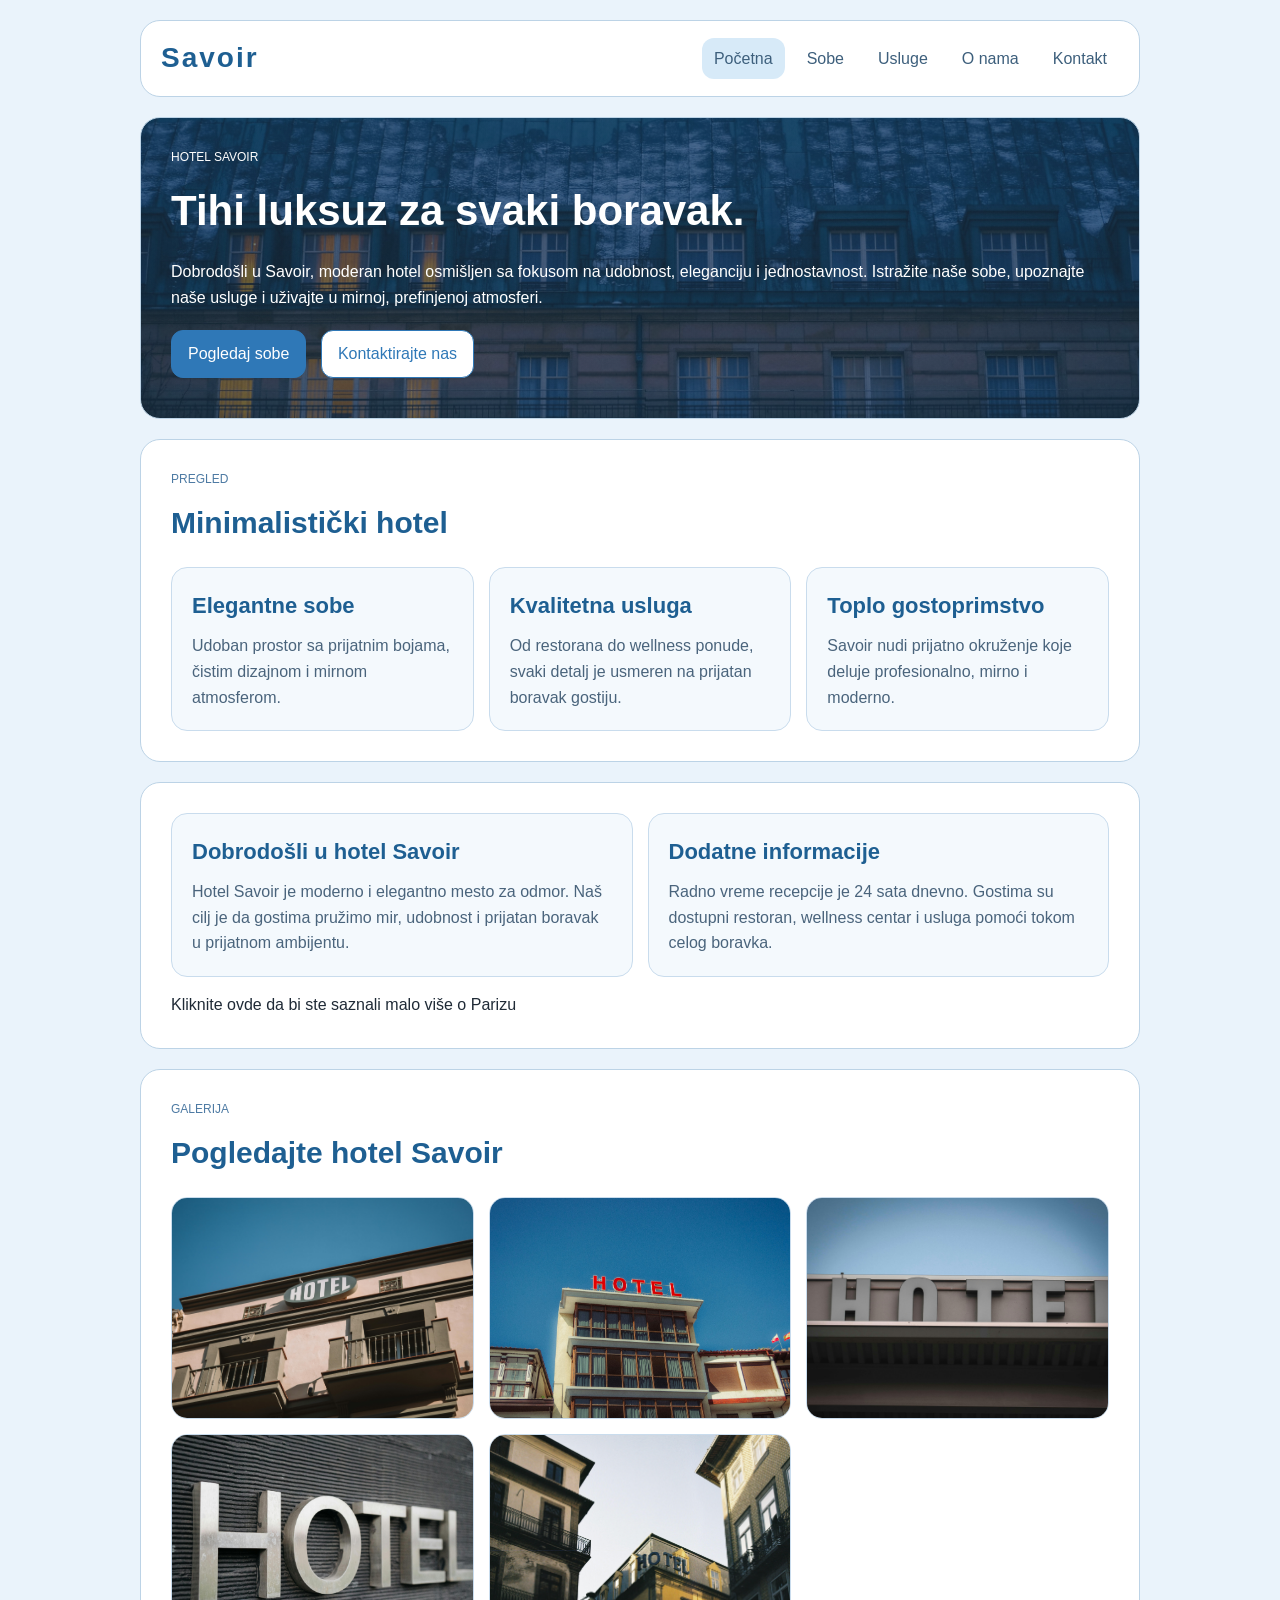
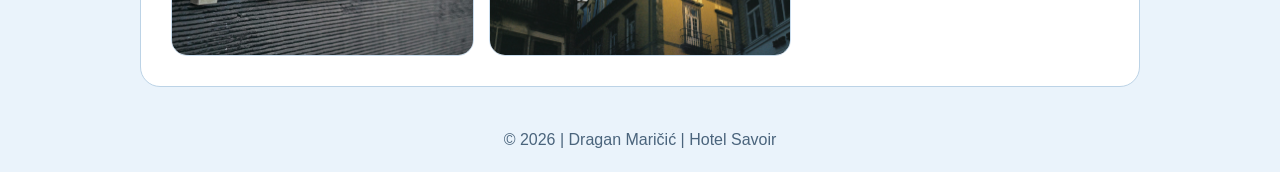
<file: index.html>
<!DOCTYPE html>
<html lang="sr">
<head>
<meta charset="UTF-8">
<meta name="viewport" content="width=device-width, initial-scale=1.0">
<title>Hotel Savoir</title>
<link rel="stylesheet" href="stil.css">
</head>
<body>
<header class="site-header">
<nav class="navbar">
<a class="logo">Savoir</a>
<ul class="nav-links">
<li><a href="index.html" class="active">Početna</a></li>
<li>
<details class="dropdown">
<summary>Sobe</summary>
<div class="dropdown-menu">
<a href="sobe.html">Sve sobe</a>
<a href="luksuzna-soba.html">Luksuzna soba</a>
<a href="deluks-soba.html">Deluks soba</a>
<a href="standardna-soba.html">Standardna soba</a>
</div>
</details>
</li>
<li><a href="usluge.html">Usluge</a></li>
<li><a href="o-nama.html">O nama</a></li>
<li><a href="kontakt.html">Kontakt</a></li>
</ul>
</nav>
</header>
<main class="page-shell">
<section class="hero-panel home-hero">
<p class="eyebrow">Hotel Savoir</p>
<h1>Tihi luksuz za svaki boravak.</h1>
<p class="lead">
Dobrodošli u Savoir, moderan hotel osmišljen sa fokusom na udobnost, eleganciju i jednostavnost. Istražite naše sobe, upoznajte naše usluge i uživajte u mirnoj, prefinjenoj atmosferi.
</p>
<div class="hero-actions">
<a href="sobe.html" class="button">Pogledaj sobe</a>
<a href="kontakt.html" class="button button-secondary">Kontaktirajte nas</a>
</div>
</section>
<section class="content-panel">
<div class="section-heading">
<p class="eyebrow">Pregled</p>
<h2>Minimalistički hotel</h2>
</div>
<div class="feature-grid">
<article class="feature-card">
<h3>Elegantne sobe</h3>
<p>Udoban prostor sa prijatnim bojama, čistim dizajnom i mirnom atmosferom.</p>
</article>
<article class="feature-card">
<h3>Kvalitetna usluga</h3>
<p>Od restorana do wellness ponude, svaki detalj je usmeren na prijatan boravak gostiju.</p>
</article>
<article class="feature-card">
<h3>Toplo gostoprimstvo</h3>
<p>Savoir nudi prijatno okruženje koje deluje profesionalno, mirno i moderno.</p>
</article>
</div>
</section>
<section class="split-panel">
<article class="contact-block">
<h3>Dobrodošli u hotel Savoir</h3>
<p>Hotel Savoir je moderno i elegantno mesto za odmor. Naš cilj je da gostima pružimo mir, udobnost i prijatan boravak u prijatnom ambijentu.</p>
</article>
<aside class="contact-block">
<h3>Dodatne informacije</h3>
<p>Radno vreme recepcije je 24 sata dnevno. Gostima su dostupni restoran, wellness centar i usluga pomoći tokom celog boravka.</p>
</aside>
<p>
<a href="https://sr.wikipedia.org/wiki/Pariz" target="_blank"> Kliknite ovde da bi ste saznali malo više o Parizu</a>
</p>
</section>
<section class="content-panel">
<div class="section-heading">
<p class="eyebrow">Galerija</p>
<h2>Pogledajte hotel Savoir</h2>
</div>
<div class="gallery-grid">
<div class="gallery-card tall">
<img src="pexels-joaquin-carfagna-3131171-16901228.jpg" alt="Spoljašnjost hotela">
</div>
<div class="gallery-card">
<img src="pexels-altamar-35479245.jpg" alt="Unutrašnjost hotelske sobe">
</div>
<div class="gallery-card">
<img src="pexels-francesco-ungaro-7380282.jpg" alt="Hotelski salon">
</div>
<div class="gallery-card">
<img src="pexels-markus-winkler-1430818-18524069.jpg" alt="Recepcija hotela">
</div>
<div class="gallery-card">
<img src="pexels-yuri-felix-673548416-18201279.jpg" alt="Restoran hotela">
</div>
</div>
</section>
</main>
<footer class="footer">
<p>&copy; 2026 | Dragan Maričić | Hotel Savoir</p>
</footer>
</body>
</html>
</file>
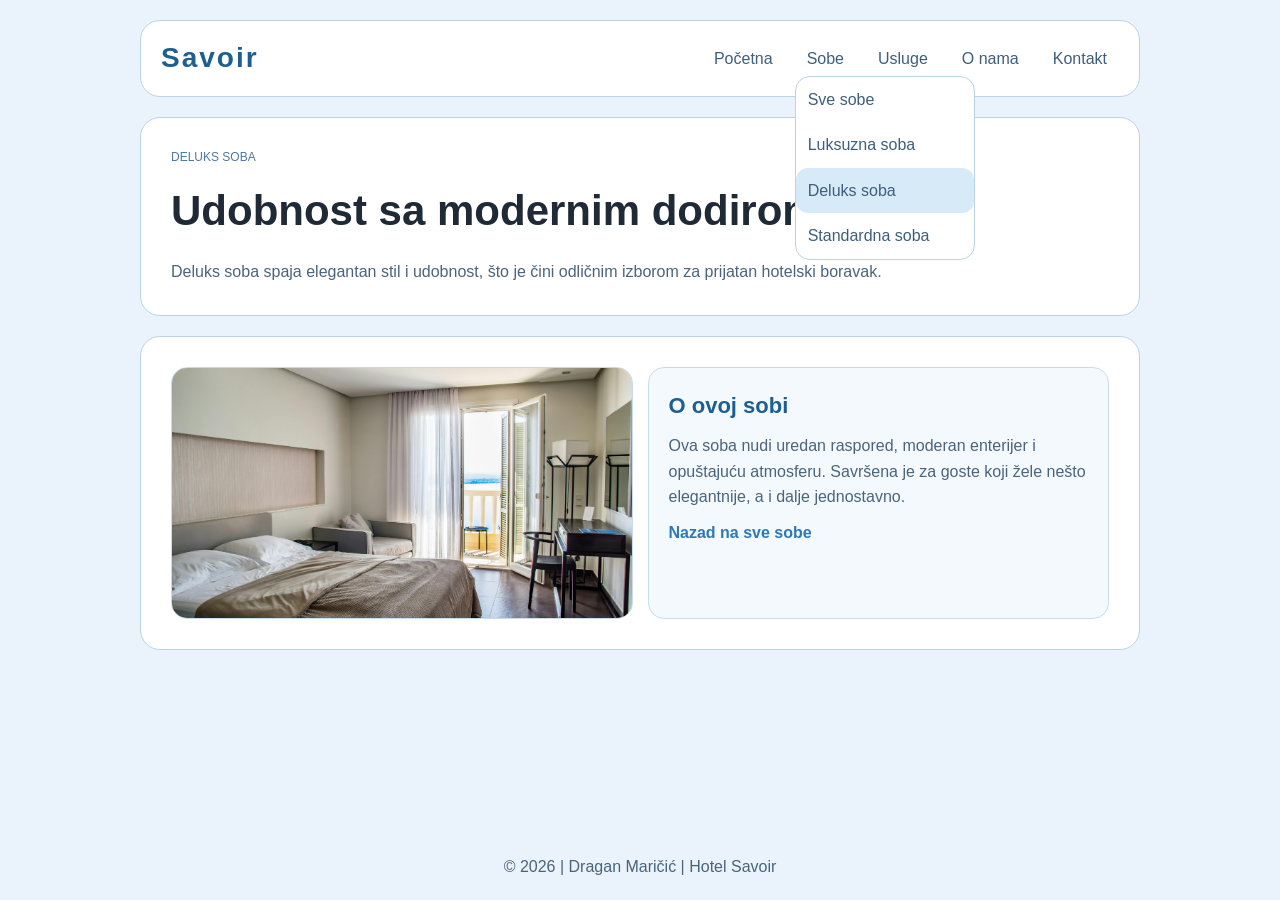
<file: deluks-soba.html>
<!DOCTYPE html>
<html lang="sr">
<head>
<meta charset="UTF-8">
<meta name="viewport" content="width=device-width, initial-scale=1.0">
<title>Deluks soba | Hotel Savoir</title>
<link rel="stylesheet" href="stil.css">
</head>
<body>
<header class="site-header">
<nav class="navbar">
<a href="index.html" class="logo">Savoir</a>
<ul class="nav-links">
<li><a href="index.html">Početna</a></li>
<li>
<details class="dropdown" open>
<summary>Sobe</summary>
<div class="dropdown-menu">
<a href="sobe.html">Sve sobe</a>
<a href="luksuzna-soba.html">Luksuzna soba</a>
<a href="deluks-soba.html" class="active">Deluks soba</a>
<a href="standardna-soba.html">Standardna soba</a>
</div>
</details>
</li>
<li><a href="usluge.html">Usluge</a></li>
<li><a href="o-nama.html">O nama</a></li>
<li><a href="kontakt.html">Kontakt</a></li>
</ul>
</nav>
</header>
<main class="page-shell">
<section class="hero-panel">
<p class="eyebrow">Deluks soba</p>
<h1>Udobnost sa modernim dodirom.</h1>
<p class="lead">Deluks soba spaja elegantan stil i udobnost, što je čini odličnim izborom za prijatan hotelski boravak.</p>
</section>
<section class="split-panel">
<div class="room-photo">
<img src="pexels-pixabay-210604.jpg" alt="Prikaz deluks sobe">
</div>
<div class="contact-block">
<h3>O ovoj sobi</h3>
<p>Ova soba nudi uredan raspored, moderan enterijer i opuštajuću atmosferu. Savršena je za goste koji žele nešto elegantnije, a i dalje jednostavno.</p>
<a href="sobe.html" class="page-link">Nazad na sve sobe</a>
</div>
</section>
</main>
<footer class="footer">
<p>&copy; 2026 | Dragan Maričić | Hotel Savoir</p>
</footer>
</body>
</html>
</file>
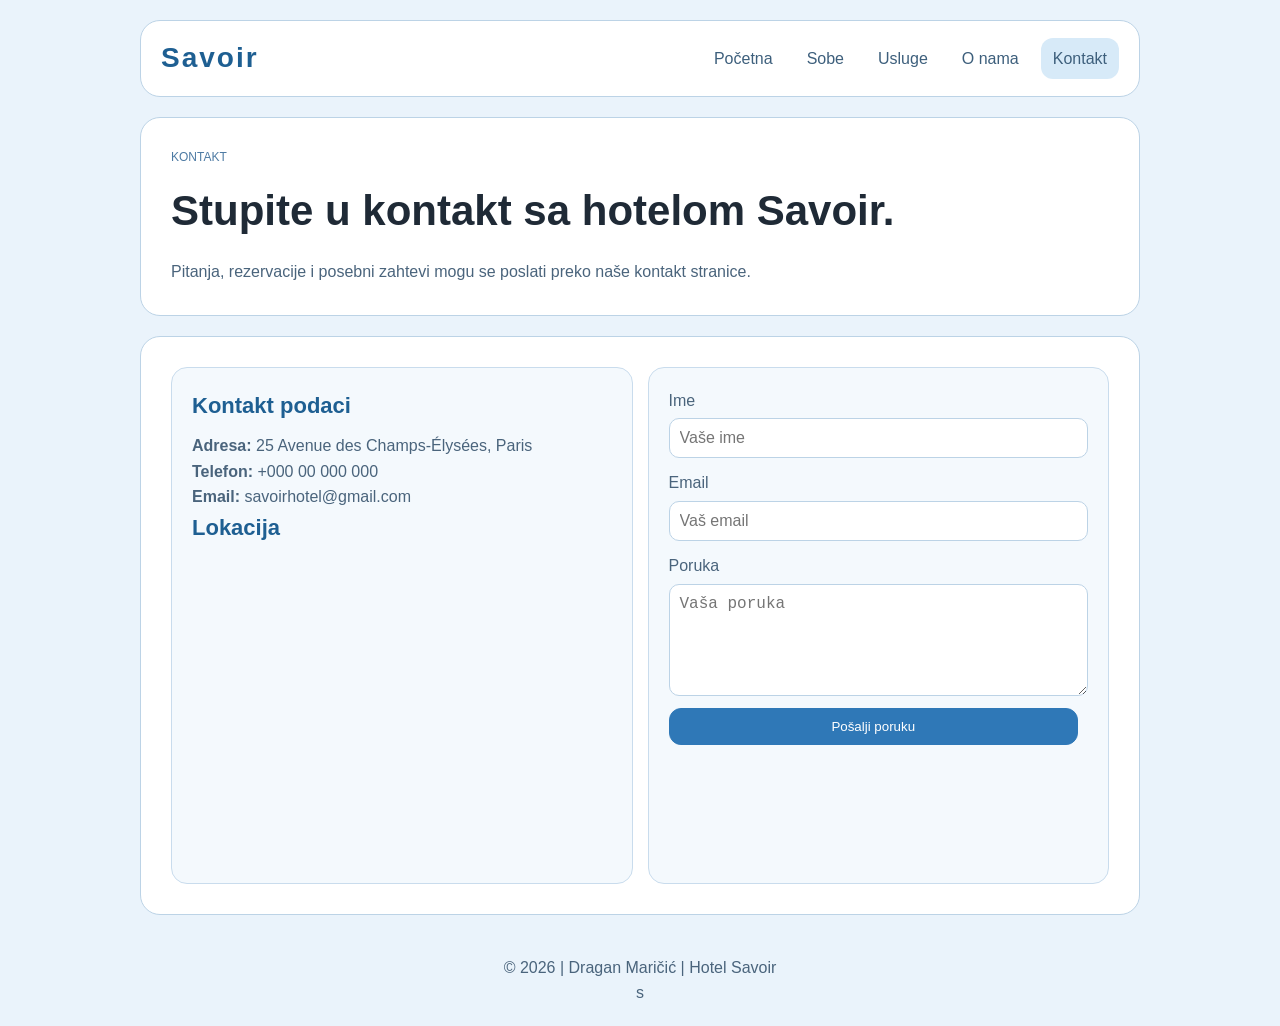
<file: kontakt.html>
<!DOCTYPE html>
<html lang="sr">
<head>
<meta charset="UTF-8">
<meta name="viewport" content="width=device-width, initial-scale=1.0">
<title>Kontakt | Hotel Savoir</title>
<link rel="stylesheet" href="stil.css">
</head>
<body>
<header class="site-header">
<nav class="navbar">
<a href="index.html" class="logo">Savoir</a>
<ul class="nav-links">
<li><a href="index.html">Početna</a></li>
<li>
<details class="dropdown">
<summary>Sobe</summary>
<div class="dropdown-menu">
<a href="sobe.html">Sve sobe</a>
<a href="luksuzna.html">Luksuzna soba</a>
<a href="deluks-soba.html">Deluks soba</a>
<a href="standardna-soba.html">Standardna soba</a>
</div>
</details>
</li>
<li><a href="usluge.html">Usluge</a></li>
<li><a href="o-nama.html">O nama</a></li>
<li><a href="kontakt.html" class="active">Kontakt</a></li>
</ul>
</nav>
</header>
<main class="page-shell">
<section class="hero-panel">
<p class="eyebrow">Kontakt</p>
<h1>Stupite u kontakt sa hotelom Savoir.</h1>
<p class="lead">Pitanja, rezervacije i posebni zahtevi mogu se poslati preko naše kontakt stranice.</p>
</section>
<section class="split-panel">
<div class="contact-block">
<h3>Kontakt podaci</h3>
<p><strong>Adresa:</strong> 25 Avenue des Champs-Élysées, Paris</p>
<p><strong>Telefon:</strong> +000 00 000 000</p>
<p><strong>Email:</strong> savoirhotel@gmail.com</p>
<h3>Lokacija</h3>
<iframe
src="https://www.google.com/maps?q=25+Avenue+des+Champs-Elysees+Paris&output=embed"
width="100%"
height="300"
style="border:0;"
allowfullscreen=""
loading="lazy">
</iframe>
</div>
<form class="contact-form">
<label for="name">Ime</label>
<input type="text" id="name" name="name" placeholder="Vaše ime">
<label for="email">Email</label>
<input type="email" id="email" name="email" placeholder="Vaš email">
<label for="message">Poruka</label>
<textarea id="message" name="message" rows="5" placeholder="Vaša poruka"></textarea>
<button type="submit" class="button">Pošalji poruku</button>
</form>
</section>
</main>
<footer class="footer">
<p>&copy; 2026 | Dragan Maričić | Hotel Savoir</p>
s</footer>
</body>
</html>
</file>
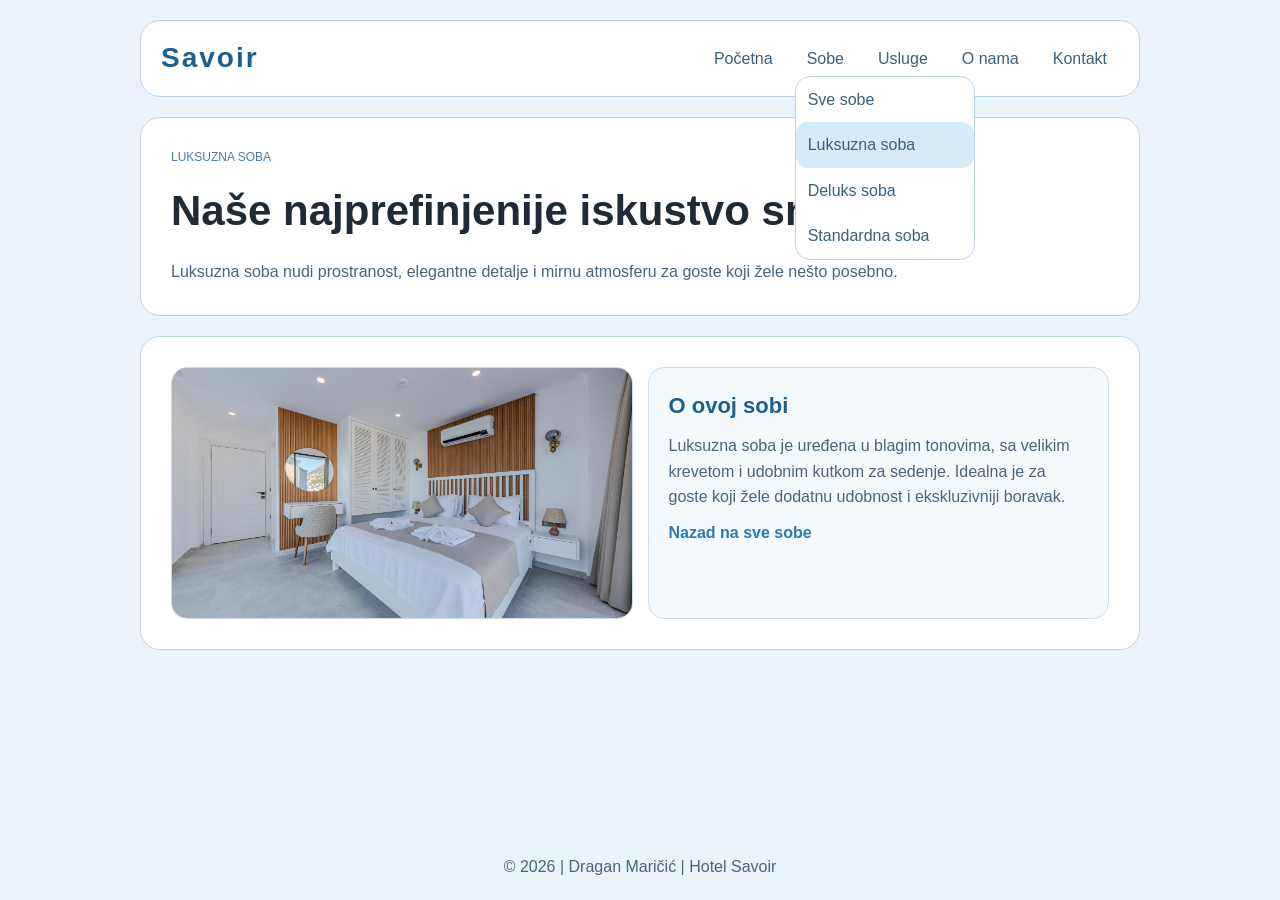
<file: luksuzna-soba.html>
<!DOCTYPE html>
<html lang="sr">
<head>
<meta charset="UTF-8">
<meta name="viewport" content="width=device-width, initial-scale=1.0">
<title>Luksuzna soba | Hotel Savoir</title>
<link rel="stylesheet" href="stil.css">
</head>
<body>
<header class="site-header">
<nav class="navbar">
<a href="index.html" class="logo">Savoir</a>
<ul class="nav-links">
<li><a href="index.html">Početna</a></li>
<li>
<details class="dropdown" open>
<summary>Sobe</summary>
<div class="dropdown-menu">
<a href="sobe.html">Sve sobe</a>
<a href="luksuzna-soba.html" class="active">Luksuzna soba</a>
<a href="deluks-soba.html">Deluks soba</a>
<a href="standardna-soba.html">Standardna soba</a>
</div>
</details>
</li>
<li><a href="usluge.html">Usluge</a></li>
<li><a href="o-nama.html">O nama</a></li>
<li><a href="kontakt.html">Kontakt</a></li>
</ul>
</nav>
</header>
<main class="page-shell">
<section class="hero-panel">
<p class="eyebrow">Luksuzna soba</p>
<h1>Naše najprefinjenije iskustvo smeštaja.</h1>
<p class="lead">Luksuzna soba nudi prostranost, elegantne detalje i mirnu atmosferu za goste koji žele nešto posebno.</p>
</section>
<section class="split-panel">
<div class="room-photo">
<img src="pexels-ahmetcotur-27626182.jpg" alt="Prikaz luksuzne sobe">
</div>
<div class="contact-block">
<h3>O ovoj sobi</h3>
<p>Luksuzna soba je uređena u blagim tonovima, sa velikim krevetom i udobnim kutkom za sedenje. Idealna je za goste koji žele dodatnu udobnost i ekskluzivniji boravak.</p>
<a href="sobe.html" class="page-link">Nazad na sve sobe</a>
</div>
</section>
</main>
<footer class="footer">
<p>&copy; 2026 | Dragan Maričić | Hotel Savoir</p>
</footer>
</body>
</html>
</file>
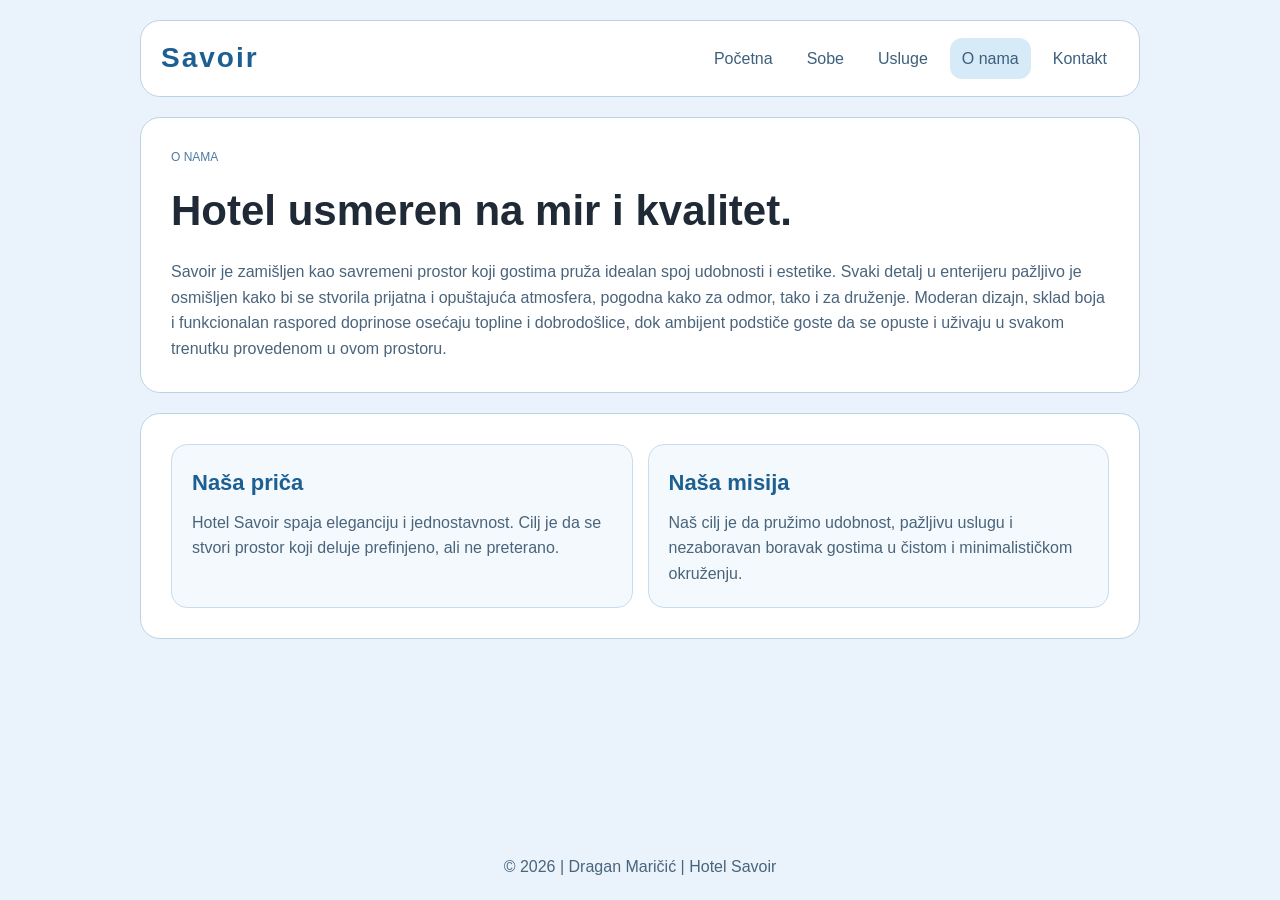
<file: o-nama.html>
<!DOCTYPE html>
<html lang="sr">
<head>
<meta charset="UTF-8">
<meta name="viewport" content="width=device-width, initial-scale=1.0">
<title>O nama | Hotel Savoir</title>
<link rel="stylesheet" href="stil.css">
</head>
<body>
<header class="site-header">
<nav class="navbar">
<a href="index.html" class="logo">Savoir</a>
<ul class="nav-links">
<li><a href="index.html">Početna</a></li>
<li>
<details class="dropdown">
<summary>Sobe</summary>
<div class="dropdown-menu">
<a href="sobe.html">Sve sobe</a>
<a href="luksuzna-soba.html">Luksuzna soba</a>
<a href="deluks-soba.html">Deluks soba</a>
<a href="standardna-soba.html">Standardna soba</a>
</div>
</details>
</li>
<li><a href="usluge.html">Usluge</a></li>
<li><a href="o-nama.html" class="active">O nama</a></li>
<li><a href="kontakt.html">Kontakt</a></li>
</ul>
</nav>
</header>
<main class="page-shell">
<section class="hero-panel">
<p class="eyebrow">O nama</p>
<h1>Hotel usmeren na mir i kvalitet.</h1>
<p class="lead">Savoir je zamišljen kao savremeni prostor koji gostima pruža idealan spoj udobnosti i estetike. Svaki detalj u enterijeru pažljivo je osmišljen kako bi se stvorila prijatna i opuštajuća atmosfera, pogodna kako za odmor, tako i za druženje. Moderan dizajn, sklad boja i funkcionalan raspored doprinose osećaju topline i dobrodošlice, dok ambijent podstiče goste da se opuste i uživaju u svakom trenutku provedenom u ovom prostoru.</p>
</section>
<section class="split-panel">
<div class="contact-block">
<h3>Naša priča</h3>
<p>Hotel Savoir spaja eleganciju i jednostavnost. Cilj je da se stvori prostor koji deluje prefinjeno, ali ne preterano.</p>
</div>
<div class="contact-block">
<h3>Naša misija</h3>
<p>Naš cilj je da pružimo udobnost, pažljivu uslugu i nezaboravan boravak gostima u čistom i minimalističkom okruženju.</p>
</div>
</section>
</main>
<footer class="footer">
<p>&copy; 2026 | Dragan Maričić | Hotel Savoir</p>
</footer>
</body>
</html>
</file>
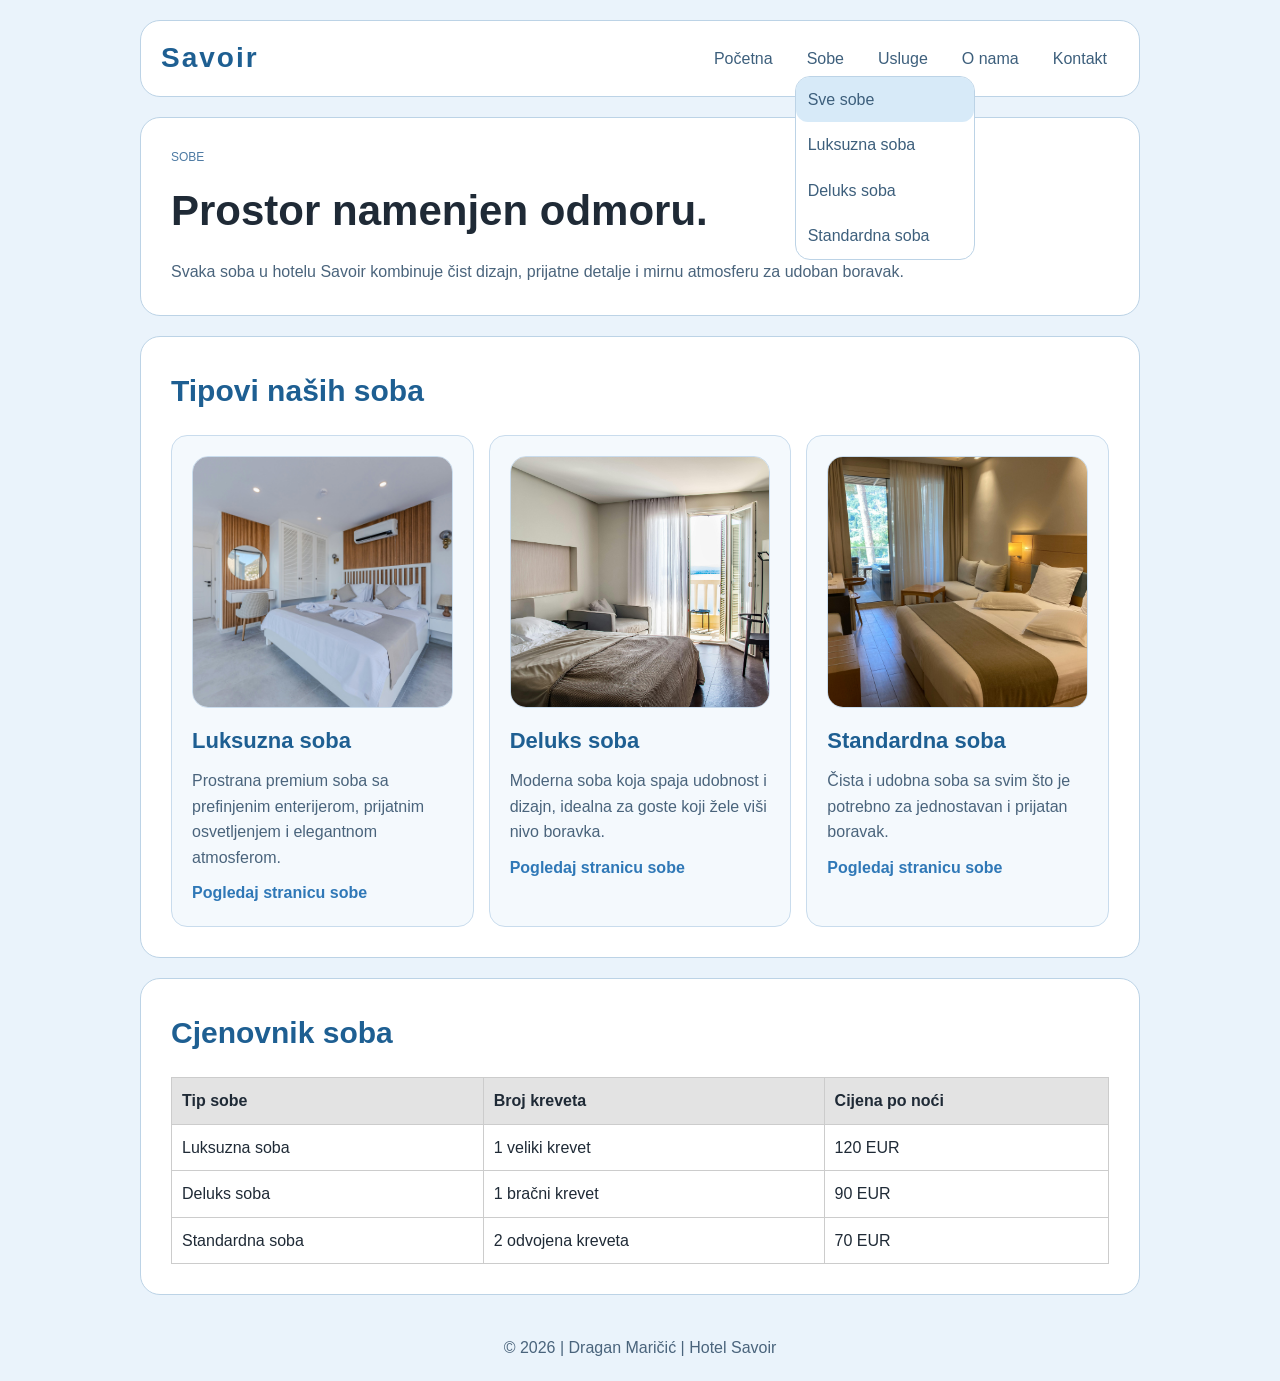
<file: sobe.html>
<!DOCTYPE html>
<html lang="sr">
<head>
<meta charset="UTF-8">
<meta name="viewport" content="width=device-width, initial-scale=1.0">
<title>Sobe | Hotel Savoir</title>
<link rel="stylesheet" href="stil.css">
</head>
<body>
<header class="site-header">
<nav class="navbar">
<a href="index.html" class="logo">Savoir</a>
<ul class="nav-links">
<li><a href="index.html">Početna</a></li>
<li>
<details class="dropdown" open>
<summary>Sobe</summary>
<div class="dropdown-menu">
<a href="sobe.html" class="active">Sve sobe</a>
<a href="luksuzna-soba.html">Luksuzna soba</a>
<a href="deluks-soba.html">Deluks soba</a>
<a href="standardna-soba.html">Standardna soba</a>
</div>
</details>
</li>
<li><a href="usluge.html">Usluge</a></li>
<li><a href="o-nama.html">O nama</a></li>
<li><a href="kontakt.html">Kontakt</a></li>
</ul>
</nav>
</header>
<main class="page-shell">
<section class="hero-panel">
<p class="eyebrow">Sobe</p>
<h1>Prostor namenjen odmoru.</h1>
<p class="lead">Svaka soba u hotelu Savoir kombinuje čist dizajn, prijatne detalje i mirnu atmosferu za udoban boravak.</p>
</section>
<section class="info-panel">
<div class="section-heading">
<h2>Tipovi naših soba</h2>
</div>
<div class="room-gallery">
<article class="info-card">
<div class="room-photo">
<img src="pexels-ahmetcotur-27626182.jpg" alt="Unutrašnjost luksuzne sobe">
</div>
<div class="room-info">
<h3>Luksuzna soba</h3>
<p>Prostrana premium soba sa prefinjenim enterijerom, prijatnim osvetljenjem i elegantnom atmosferom.</p>
<a href="luksuzna-soba.html" class="page-link">Pogledaj stranicu sobe</a>
</div>
</article>
<article class="info-card">
<div class="room-photo">
<img src="pexels-pixabay-210604.jpg" alt="Unutrašnjost deluks sobe">
</div>
<div class="room-info">
<h3>Deluks soba</h3>
<p>Moderna soba koja spaja udobnost i dizajn, idealna za goste koji žele viši nivo boravka.</p>
<a href="deluks-soba.html" class="page-link">Pogledaj stranicu sobe</a>
</div>
</article>
<article class="info-card">
<div class="room-photo">
<img src="pexels-travelling-tourist-1595597617-33400871.jpg" alt="Unutrašnjost standardne sobe">
</div>
<div class="room-info">
<h3>Standardna soba</h3>
<p>Čista i udobna soba sa svim što je potrebno za jednostavan i prijatan boravak.</p>
<a href="standardna-soba.html" class="page-link">Pogledaj stranicu sobe</a>
</div>
</article>
</div>
</section>
<section class="content-panel">
<div class="section-heading">
<h2>Cjenovnik soba</h2>
</div>
<table>
<tr>
<th>Tip sobe</th>
<th>Broj kreveta</th>
<th>Cijena po noći</th>
</tr>
<tr>
<td>Luksuzna soba</td>
<td>1 veliki krevet</td>
<td>120 EUR</td>
</tr>
<tr>
<td>Deluks soba</td>
<td>1 bračni krevet</td>
<td>90 EUR</td>
</tr>
<tr>
<td>Standardna soba</td>
<td>2 odvojena kreveta</td>
<td>70 EUR</td>
</tr>
</table>
</section>
</main>
<footer class="footer">
<p>&copy; 2026 | Dragan Maričić | Hotel Savoir</p>
</footer>
</body>
</html>
</file>
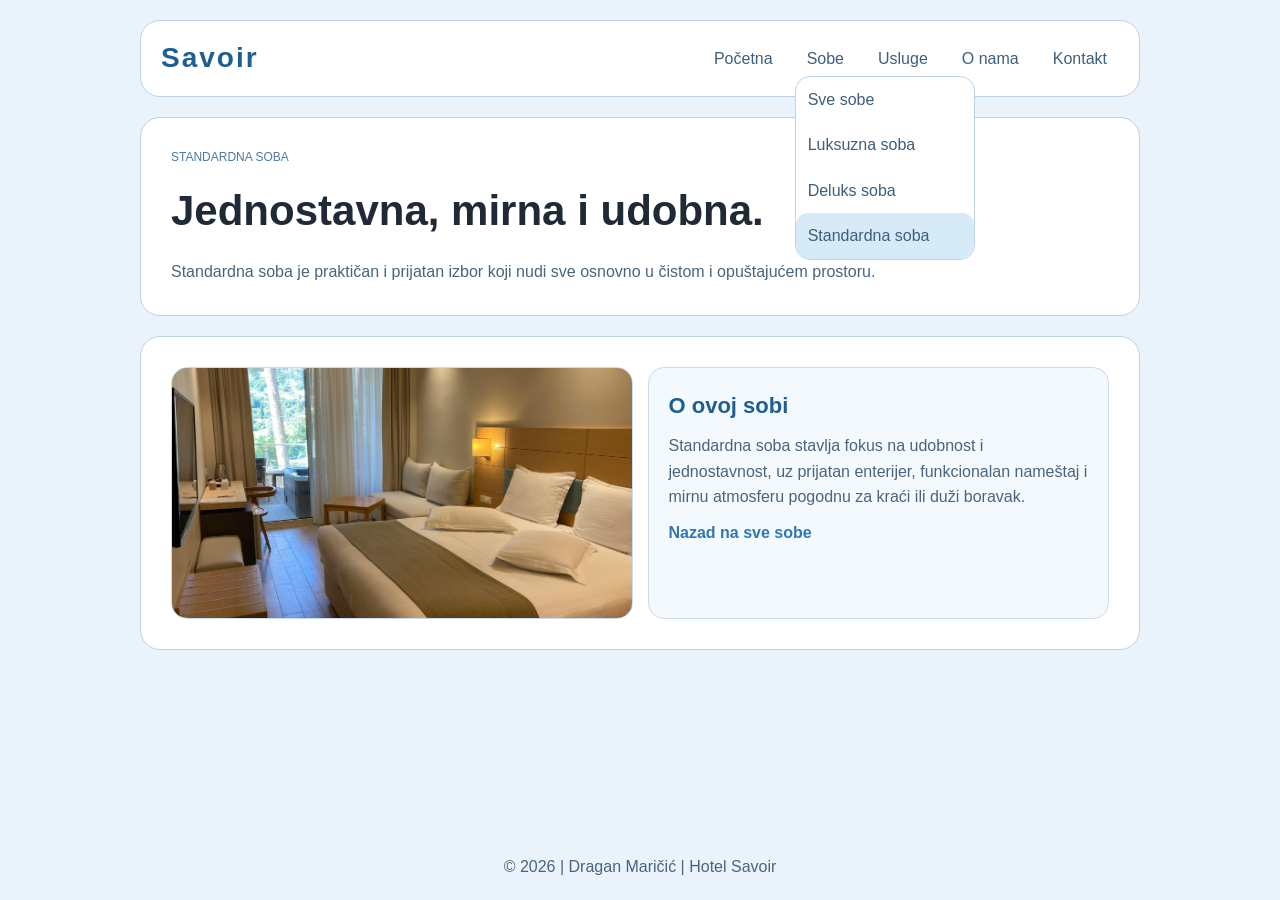
<file: standardna-soba.html>
<!DOCTYPE html>
<html lang="sr">
<head>
<meta charset="UTF-8">
<meta name="viewport" content="width=device-width, initial-scale=1.0">
<title>Standardna soba | Hotel Savoir</title>
<link rel="stylesheet" href="stil.css">
</head>
<body>
<header class="site-header">
<nav class="navbar">
<a href="index.html" class="logo">Savoir</a>
<ul class="nav-links">
<li><a href="index.html">Početna</a></li>
<li>
<details class="dropdown" open>
<summary>Sobe</summary>
<div class="dropdown-menu">
<a href="sobe.html">Sve sobe</a>
<a href="luksuzna-soba.html">Luksuzna soba</a>
<a href="deluks-soba.html">Deluks soba</a>
<a href="standardna-soba.html" class="active">Standardna soba</a>
</div>
</details>
</li>
<li><a href="usluge.html">Usluge</a></li>
<li><a href="o-nama.html">O nama</a></li>
<li><a href="kontakt.html">Kontakt</a></li>
</ul>
</nav>
</header>
<main class="page-shell">
<section class="hero-panel">
<p class="eyebrow">Standardna soba</p>
<h1>Jednostavna, mirna i udobna.</h1>
<p class="lead">Standardna soba je praktičan i prijatan izbor koji nudi sve osnovno u čistom i opuštajućem prostoru.</p>
</section>
<section class="split-panel">
<div class="room-photo">
<img src="pexels-travelling-tourist-1595597617-33400871.jpg" alt="Prikaz standardne sobe">
</div>
<div class="contact-block">
<h3>O ovoj sobi</h3>
<p>Standardna soba stavlja fokus na udobnost i jednostavnost, uz prijatan enterijer, funkcionalan nameštaj i mirnu atmosferu pogodnu za kraći ili duži boravak.</p>
<a href="sobe.html" class="page-link">Nazad na sve sobe</a>
</div>
</section>
</main>
<footer class="footer">
<p>&copy; 2026 | Dragan Maričić | Hotel Savoir</p>
</footer>
</body>
</html>
</file>
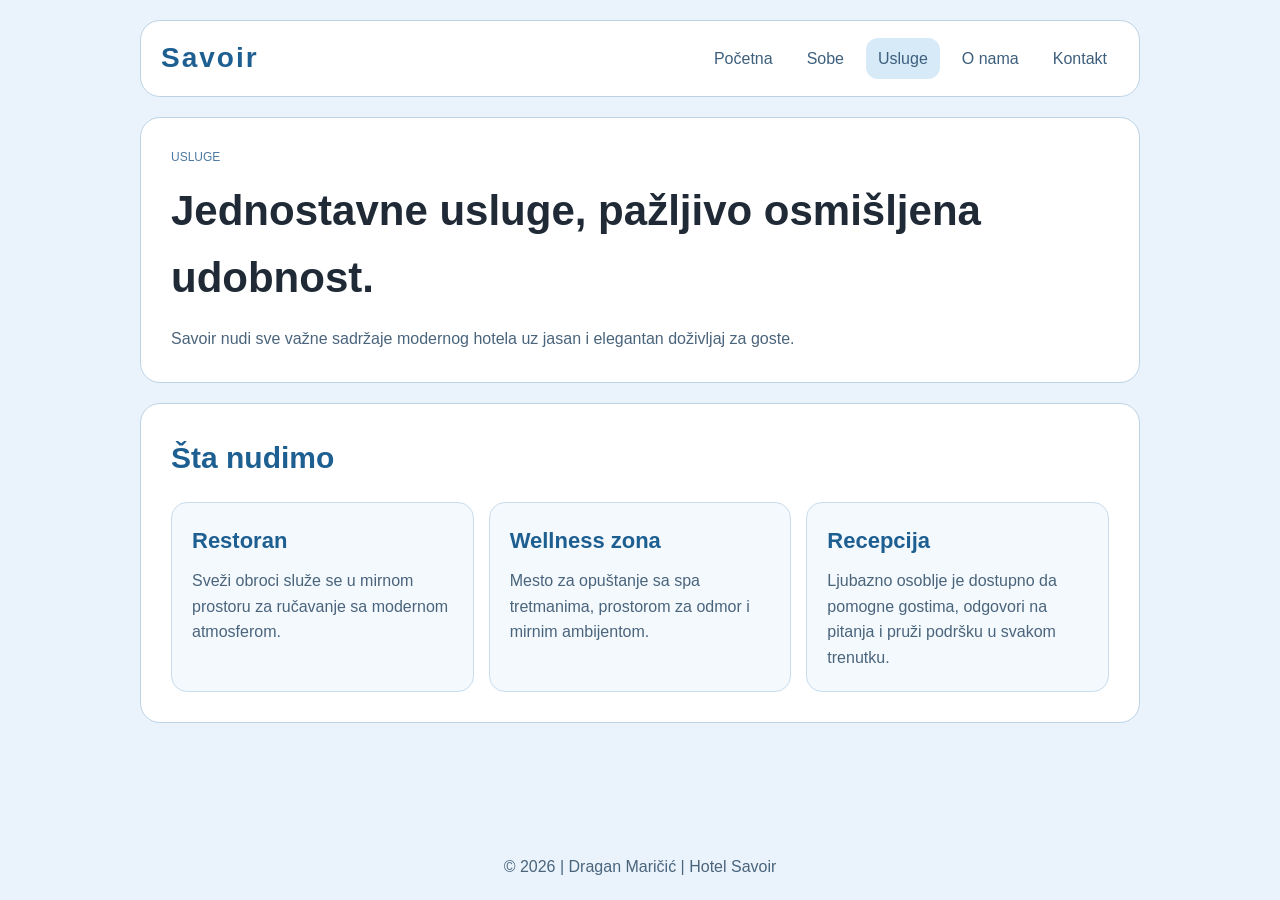
<file: usluge.html>
<!DOCTYPE html>
<html lang="sr">
<head>
<meta charset="UTF-8">
<meta name="viewport" content="width=device-width, initial-scale=1.0">
<title>Usluge | Hotel Savoir</title>
<link rel="stylesheet" href="stil.css">
</head>
<body>
<header class="site-header">
<nav class="navbar">
<a href="index.html" class="logo">Savoir</a>
<ul class="nav-links">
<li><a href="index.html">Početna</a></li>
<li>
<details class="dropdown">
<summary>Sobe</summary>
<div class="dropdown-menu">
<a href="sobe.html">Sve sobe</a>
<a href="luksuzna-soba.html">Luksuzna soba</a>
<a href="deluks-soba.html">Deluks soba</a>
<a href="standardna-soba.html">Standardna soba</a>
</div>
</details>
</li>
<li><a href="usluge.html" class="active">Usluge</a></li>
<li><a href="o-nama.html">O nama</a></li>
<li><a href="kontakt.html">Kontakt</a></li>
</ul>
</nav>
</header>
<main class="page-shell">
<section class="hero-panel">
<p class="eyebrow">Usluge</p>
<h1>Jednostavne usluge, pažljivo osmišljena udobnost.</h1>
<p class="lead">Savoir nudi sve važne sadržaje modernog hotela uz jasan i elegantan doživljaj za goste.</p>
</section>
<section class="info-panel">
<div class="section-heading">
<h2>Šta nudimo</h2>
</div>
<div class="info-grid">
<article class="info-card">
<h3>Restoran</h3>
<p>Sveži obroci služe se u mirnom prostoru za ručavanje sa modernom atmosferom.</p>
</article>
<article class="info-card">
<h3>Wellness zona</h3>
<p>Mesto za opuštanje sa spa tretmanima, prostorom za odmor i mirnim ambijentom.</p>
</article>
<article class="info-card">
<h3>Recepcija</h3>
<p>Ljubazno osoblje je dostupno da pomogne gostima, odgovori na pitanja i pruži podršku u svakom trenutku.</p>
</article>
</div>
</section>
</main>
<footer class="footer">
<p>&copy; 2026 | Dragan Maričić | Hotel Savoir</p>
</footer>
</body>
</html>
</file>
<file: stil.css>
* 
{
	box-sizing: border-box;
	margin: 0;
	padding: 0;
}

body 
{
	font-family: Arial, sans-serif;
	background-color: #eaf3fb;
	color: #1f2a36;
	line-height: 1.6;
	min-height: 100vh;
	display: flex;
	flex-direction: column;
}

a 
{
	text-decoration: none;
	color: inherit;
}

img 
{
	width: 100%;
	display: block;
}

.site-header 
{
	padding-top: 20px;
}

.navbar, .page-shell, .footer 
{
	width: 90%;
	max-width: 1000px;
	margin: 0 auto;
}

.navbar 
{
	background-color: #ffffff;
	border: 1px solid #bcd3e6;
	padding: 15px 20px;
	display: flex;
	justify-content: space-between;
	align-items: center;
	flex-wrap: wrap;
	border-radius: 20px;
}

.logo 
{
	font-size: 28px;
	font-weight: bold;
	letter-spacing: 2px;
	color: #1e5f92;
}

.nav-links 
{
	list-style: none;
	display: flex;
	gap: 10px;
	flex-wrap: wrap;
	align-items: center;
}

.nav-links a, .dropdown summary 
{
	display: block;
	padding: 8px 12px;
	color: #3d5f7c;
	cursor: pointer;
	border-radius: 12px;
}

.nav-links a:hover, .nav-links a.active, .dropdown summary:hover 
{
	background-color: #d7eaf8;
}

.dropdown 
{
	position: relative;
}

.dropdown summary 
{
	list-style: none;
}

.dropdown summary::-webkit-details-marker 
{
	display: none;
}

.dropdown-menu 
{
	position: absolute;
	top: 38px;
	left: 0;
	min-width: 180px;
	background-color: #ffffff;
	border: 1px solid #bcd3e6;
	border-radius: 15px;
	overflow: hidden;
}

.dropdown-menu a 
{
	display: block;
	padding: 10px 12px;
}

.dropdown-menu a:hover, .dropdown-menu a.active 
{
	background-color: #d7eaf8;
}

.page-shell 
{
	flex: 1;
	padding: 20px 0;
}

.hero-panel, .content-panel, .info-panel, .split-panel 
{
	background-color: #ffffff;
	border: 1px solid #bcd3e6;
	padding: 30px;
	margin-bottom: 20px;
	border-radius: 20px;
}

.home-hero 
{
	background-image: linear-gradient(rgba(15, 54, 87, 0.55), rgba(15, 54, 87, 0.55)), url("pexels-marina-endzhirgli-725723515-19922026.jpg");
	background-size: cover;
	background-position: center;
	color: white;
}

.home-hero .eyebrow, .home-hero .lead, .home-hero h1 
{
	color: white;
}

.eyebrow 
{
	font-size: 12px;
	text-transform: uppercase;
	color: #4d7aa3;
	margin-bottom: 10px;
}

h1 
{
	font-size: 42px;
	margin-bottom: 15px;
}

h2 
{
	font-size: 30px;
	margin-bottom: 10px;
	color: #1e5f92;
}

h3 
{
	font-size: 22px;
	margin-bottom: 10px;
	color: #1e5f92;
}

.lead, .feature-card p, .info-card p, .contact-block p, .contact-form label 
{
	color: #4a647c;
}

.hero-actions 
{
	margin-top: 20px;
}

.button 
{
	display: inline-block;
	background-color: #2f78b7;
	color: #ffffff;
	border: 1px solid #2f78b7;
	padding: 10px 16px;
	margin-right: 10px;
	margin-bottom: 10px;
	border-radius: 12px;
}

.button-secondary 
{
	background-color: #ffffff;
	color: #2f78b7;
}

.section-heading 
{
	margin-bottom: 20px;
}

.feature-grid, .info-grid, .gallery-grid, .room-gallery, .split-panel 
{
	display: grid;
	gap: 15px;
}

.feature-grid, .info-grid, .gallery-grid, .room-gallery 
{
	grid-template-columns: repeat(3, 1fr);
}

.split-panel 
{
	grid-template-columns: 1fr 1fr;
}

.feature-card, .info-card, .contact-block, .contact-form 
{
	background-color: #f4f9fd;
	border: 1px solid #c9dced;
	padding: 20px;
	border-radius: 16px;
}

.gallery-card, .room-photo 
{
	border: 1px solid #c9dced;
	background-color: #f4f9fd;
	overflow: hidden;
	border-radius: 16px;
}

.gallery-card img 
{
	height: 220px;
	object-fit: cover;
}

.room-photo img 
{
	height: 250px;
	object-fit: cover;
}

.room-info 
{
	margin-top: 15px;
}

.page-link 
{
	display: inline-block;
	margin-top: 10px;
	color: #2f78b7;
	font-weight: bold;
}

.contact-form 
{
	display: flex;
	flex-direction: column;
}

.contact-form input, .contact-form textarea 
{
	padding: 10px;
	margin-top: 5px;
	margin-bottom: 12px;
	border: 1px solid #bcd3e6;
	font-size: 16px;
	border-radius: 10px;
}

.contact-form button 
{
	cursor: pointer;
}

.footer 
{
	text-align: center;
	padding-bottom: 20px;
	color: #4a647c;
}

@media (max-width: 800px) 
{
	.feature-grid, .info-grid, .gallery-grid, .room-gallery, .split-panel 
	{
		grid-template-columns: 1fr;
	}

	h1 
	{
		font-size: 34px;
	}
}

@media (max-width: 600px) 
{
	.navbar 
	{
		flex-direction: column;
		align-items: flex-start;
	}

	.dropdown-menu 
	{
		position: static;
		margin-top: 5px;
	}

	.hero-panel, .content-panel, .info-panel, .split-panel 
	{
		padding: 20px;
	}
}

table
{
	width: 100%;
	border-collapse: collapse;
	margin-top: 15px;
	background-color: #ffffff;
}

th,
td
{
	border: 1px solid #cccccc;
	padding: 10px;
	text-align: left;
}

th
{
	background-color: #e3e3e3;
}
</file>
